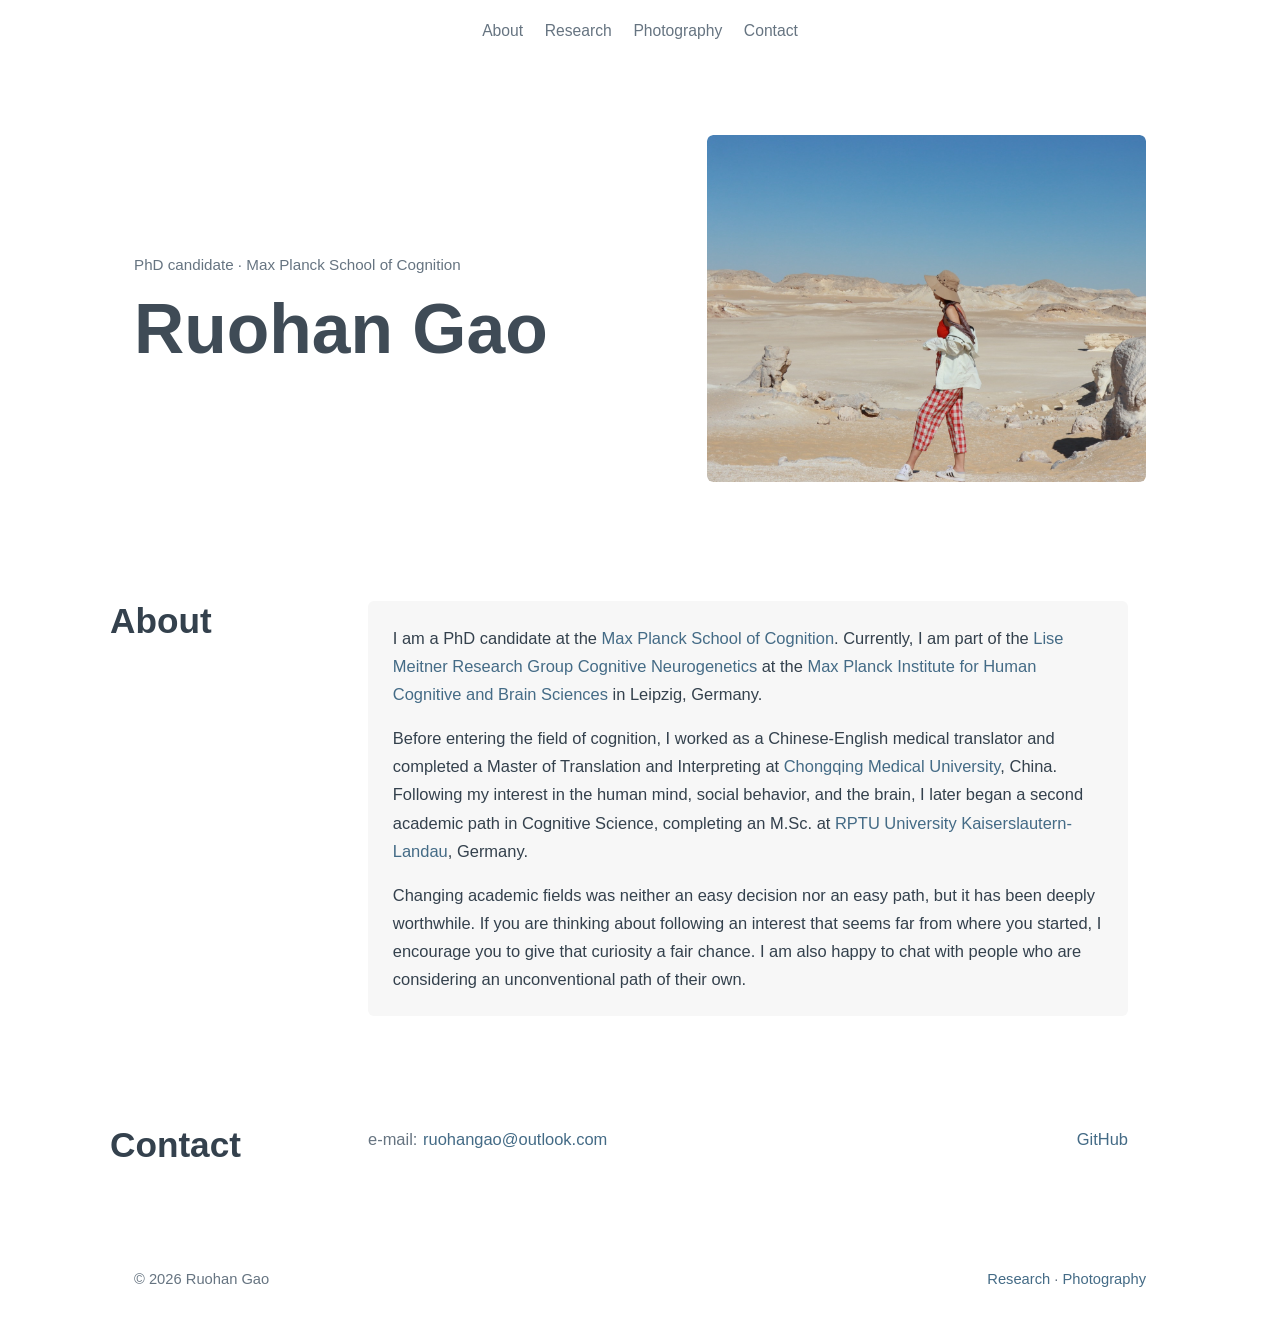
<file: index.html>
<!DOCTYPE html>
<html lang="en">
<head>
  <meta charset="UTF-8">
  <meta name="viewport" content="width=device-width, initial-scale=1.0">
  <meta name="description" content="I am a PhD candidate at the Max Planck School of Cognition and part of the Lise Meitner Research Group Cognitive Neurogenetics in Leipzig, Germany.">
  <title>Ruohan Gao</title>
  <link rel="stylesheet" href="styles.css">
</head>
<body>
  <header class="site-header">
    <nav class="nav" aria-label="Primary navigation">
      <a class="brand" href="#top">Ruohan Gao</a>
      <div class="nav-links">
        <a href="#about">About</a>
        <a href="research.html">Research</a>
        <a href="photography.html">Photography</a>
        <a href="#contact">Contact</a>
      </div>
    </nav>
  </header>

  <section class="hero" id="top">
    <div>
      <p class="eyebrow">PhD candidate · Max Planck School of Cognition</p>
      <h1>Ruohan Gao</h1>
    </div>

    <div class="visual">
      <img src="assets/profile-desert.JPG" alt="Ruohan Gao walking through a desert landscape.">
    </div>
  </section>

  <main>
    <section class="section" id="about">
      <div class="content">
        <h2>About</h2>
        <div class="section-text">
          <p>I am a PhD candidate at the <a href="https://cognition.maxplanckschools.org/en">Max Planck School of Cognition</a>. Currently, I am part of the <a href="https://www.cbs.mpg.de/independent-research-groups/lmrg-cognitive-neurogenetics">Lise Meitner Research Group Cognitive Neurogenetics</a> at the <a href="https://www.cbs.mpg.de/en">Max Planck Institute for Human Cognitive and Brain Sciences</a> in Leipzig, Germany.</p>
          <p>Before entering the field of cognition, I worked as a Chinese-English medical translator and completed a Master of Translation and Interpreting at <a href="https://english.cqmu.edu.cn/">Chongqing Medical University</a>, China. Following my interest in the human mind, social behavior, and the brain, I later began a second academic path in Cognitive Science, completing an M.Sc. at <a href="https://rptu.de/en">RPTU University Kaiserslautern-Landau</a>, Germany.</p>
          <p>Changing academic fields was neither an easy decision nor an easy path, but it has been deeply worthwhile. If you are thinking about following an interest that seems far from where you started, I encourage you to give that curiosity a fair chance. I am also happy to chat with people who are considering an unconventional path of their own.</p>
        </div>
      </div>
    </section>

    <section class="section" id="contact">
      <div class="content">
        <h2>Contact</h2>
        <div class="contact-list" aria-label="Contact links">
          <div class="contact-item">
            <span>e-mail:</span>
            <a href="mailto:ruohangao@outlook.com">ruohangao@outlook.com</a>
          </div>
          <div class="contact-item">
            <a href="https://github.com/ruo-han-gao">GitHub</a>
          </div>
        </div>
      </div>
    </section>
  </main>

  <footer>
    <span>&copy; 2026 Ruohan Gao</span>
    <span><a href="research.html">Research</a> · <a href="photography.html">Photography</a></span>
  </footer>
</body>
</html>
</file>
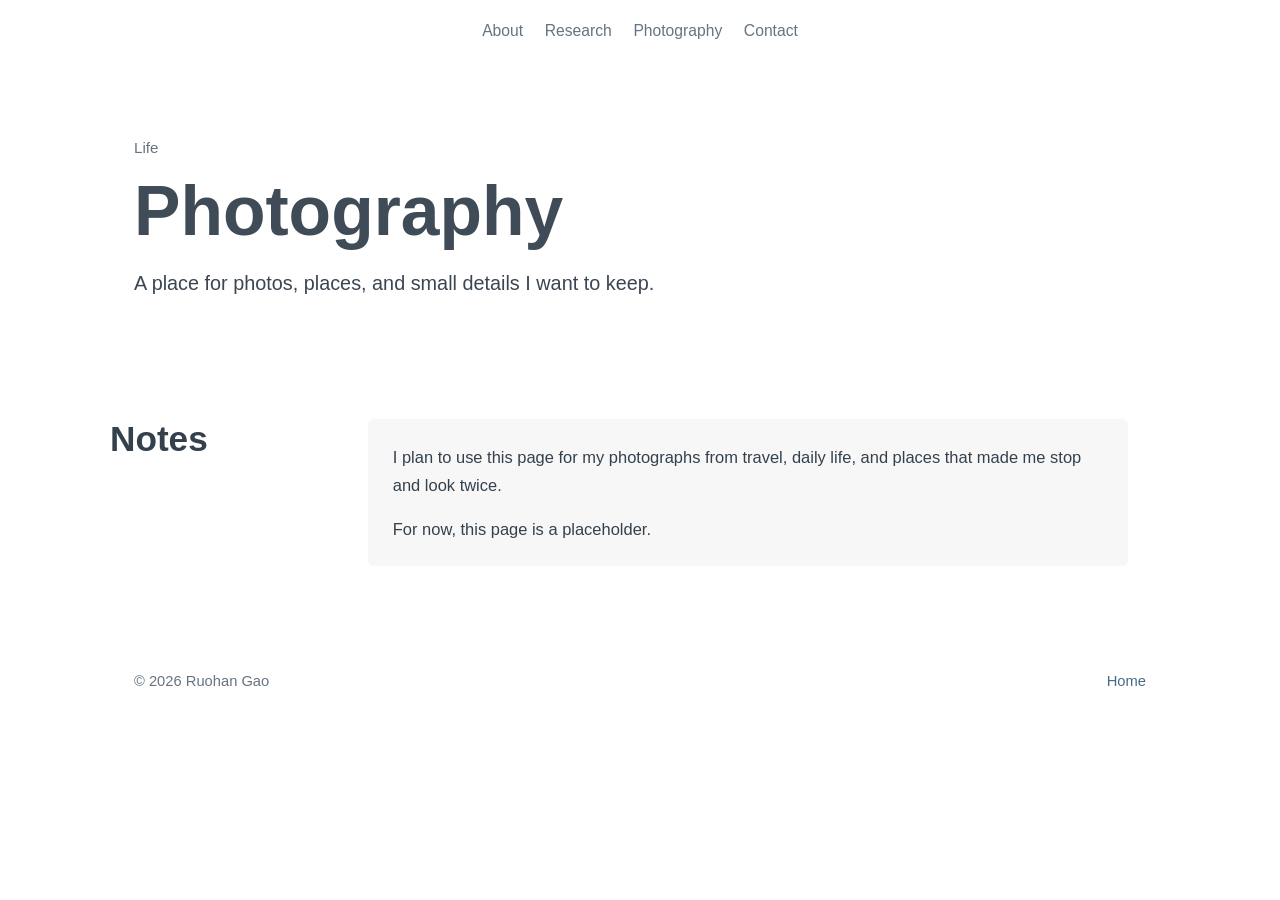
<file: photography.html>
<!DOCTYPE html>
<html lang="en">
<head>
  <meta charset="UTF-8">
  <meta name="viewport" content="width=device-width, initial-scale=1.0">
  <meta name="description" content="Photography by Ruohan Gao.">
  <title>Photography · Ruohan Gao</title>
  <link rel="stylesheet" href="styles.css">
</head>
<body>
  <header class="site-header">
    <nav class="nav" aria-label="Primary navigation">
      <a class="brand" href="index.html">Ruohan Gao</a>
      <div class="nav-links">
        <a href="index.html#about">About</a>
        <a href="research.html">Research</a>
        <a href="photography.html">Photography</a>
        <a href="index.html#contact">Contact</a>
      </div>
    </nav>
  </header>

  <section class="hero" id="top">
    <div>
      <p class="eyebrow">Life</p>
      <h1>Photography</h1>
      <p class="lead">A place for photos, places, and small details I want to keep.</p>
    </div>
  </section>

  <main>
    <section class="section">
      <div class="content">
        <h2>Notes</h2>
        <div class="section-text">
          <p>I plan to use this page for my photographs from travel, daily life, and places that made me stop and look twice.</p>
          <p>For now, this page is a placeholder.</p>
        </div>
      </div>
    </section>
  </main>

  <footer>
    <span>&copy; 2026 Ruohan Gao</span>
    <span><a href="index.html">Home</a></span>
  </footer>
</body>
</html>
</file>
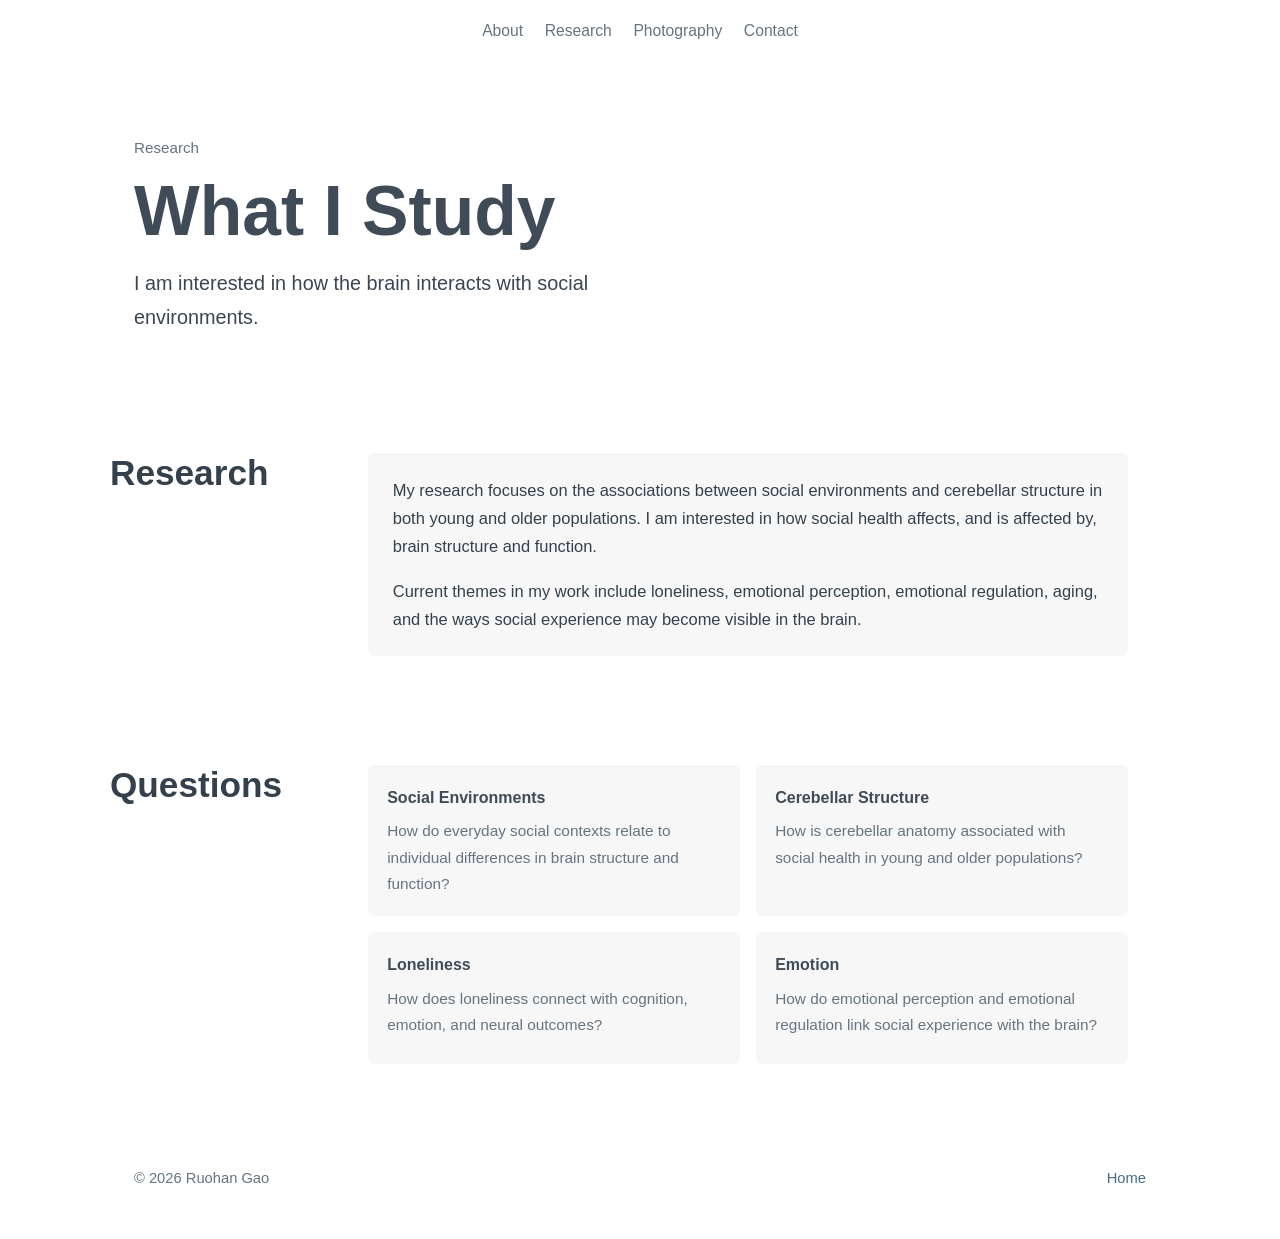
<file: research.html>
<!DOCTYPE html>
<html lang="en">
<head>
  <meta charset="UTF-8">
  <meta name="viewport" content="width=device-width, initial-scale=1.0">
  <meta name="description" content="Research interests of Ruohan Gao: social environments, social health, cerebellar structure, emotion, and aging.">
  <title>Research · Ruohan Gao</title>
  <link rel="stylesheet" href="styles.css">
</head>
<body>
  <header class="site-header">
    <nav class="nav" aria-label="Primary navigation">
      <a class="brand" href="index.html">Ruohan Gao</a>
      <div class="nav-links">
        <a href="index.html#about">About</a>
        <a href="research.html">Research</a>
        <a href="photography.html">Photography</a>
        <a href="index.html#contact">Contact</a>
      </div>
    </nav>
  </header>

  <section class="hero" id="top">
    <div>
      <p class="eyebrow">Research</p>
      <h1>What I Study</h1>
      <p class="lead">I am interested in how the brain interacts with social environments.</p>
    </div>
  </section>

  <main>
    <section class="section">
      <div class="content">
        <h2>Research</h2>
        <div class="section-text">
          <p>My research focuses on the associations between social environments and cerebellar structure in both young and older populations. I am interested in how social health affects, and is affected by, brain structure and function.</p>
          <p>Current themes in my work include loneliness, emotional perception, emotional regulation, aging, and the ways social experience may become visible in the brain.</p>
        </div>
      </div>
    </section>

    <section class="section">
      <div class="content">
        <h2>Questions</h2>
        <div class="interests">
          <article class="interest">
            <h3>Social Environments</h3>
            <p>How do everyday social contexts relate to individual differences in brain structure and function?</p>
          </article>
          <article class="interest">
            <h3>Cerebellar Structure</h3>
            <p>How is cerebellar anatomy associated with social health in young and older populations?</p>
          </article>
          <article class="interest">
            <h3>Loneliness</h3>
            <p>How does loneliness connect with cognition, emotion, and neural outcomes?</p>
          </article>
          <article class="interest">
            <h3>Emotion</h3>
            <p>How do emotional perception and emotional regulation link social experience with the brain?</p>
          </article>
        </div>
      </div>
    </section>
  </main>

  <footer>
    <span>&copy; 2026 Ruohan Gao</span>
    <span><a href="index.html">Home</a></span>
  </footer>
</body>
</html>
</file>
<file: styles.css>
:root {
  --ink: #1f2933;
  --muted: #667481;
  --paper: #ffffff;
  --panel: #f7f7f7;
  --accent: #5f86a0;
  --accent-dark: #446b86;
  --line: #e7edf1;
  --shadow: 0 14px 34px rgba(31, 41, 51, 0.08);
}

* {
  box-sizing: border-box;
}

html {
  scroll-behavior: smooth;
}

body {
  margin: 0;
  font-family: Avenir, "Avenir Next", "Helvetica Neue", Helvetica, Arial, sans-serif;
  color: #34414d;
  background: var(--paper);
  line-height: 1.7;
}

a,
a:visited,
a:active {
  color: var(--accent-dark);
  text-decoration: none;
  transition: color 0.18s ease;
}

a:hover {
  color: var(--accent);
  text-decoration: none;
}

.site-header {
  background: rgba(255, 255, 255, 0.94);
  backdrop-filter: blur(12px);
  position: sticky;
  top: 0;
  z-index: 10;
}

.nav {
  max-width: 1060px;
  margin: 0 auto;
  padding: 1.1rem 1.5rem 0.9rem;
  display: flex;
  justify-content: center;
  align-items: center;
}

.brand {
  display: none;
}

.nav-links {
  display: flex;
  gap: 1.35rem;
  flex-wrap: wrap;
  justify-content: center;
  font-size: 0.98rem;
}

.nav-links a,
.nav-links a:visited,
.nav-links a:active {
  color: var(--muted);
  text-decoration: none;
}

.nav-links a:hover {
  color: var(--accent-dark);
}

.hero {
  max-width: 1060px;
  margin: 0 auto;
  padding: 4.75rem 1.5rem 4rem;
  display: grid;
  grid-template-columns: minmax(0, 0.95fr) minmax(320px, 0.8fr);
  gap: 3.25rem;
  align-items: center;
}

.eyebrow {
  margin: 0 0 1rem;
  color: var(--muted);
  font-weight: 500;
  font-size: 0.95rem;
}

h1,
h2,
h3 {
  font-family: Avenir, "Avenir Next", "Helvetica Neue", Helvetica, Arial, sans-serif;
  letter-spacing: 0;
}

h1 {
  margin: 0;
  font-size: clamp(2.75rem, 6vw, 4.35rem);
  line-height: 1.03;
  font-weight: 600;
  color: #3f4b56;
}

.lead {
  margin: 1.2rem 0 0;
  max-width: 680px;
  font-size: clamp(1.08rem, 1.8vw, 1.24rem);
  color: #3b4652;
}

.visual {
  border-radius: 6px;
  min-height: 0;
  overflow: hidden;
  background: transparent;
}

.visual img {
  width: 100%;
  height: auto;
  display: block;
  border-radius: 6px;
  box-shadow: var(--shadow);
}

main {
  padding-bottom: 1rem;
}

.section {
  padding: 3.4rem 1.5rem;
}

.content {
  max-width: 1060px;
  margin: 0 auto;
  display: grid;
  grid-template-columns: 210px minmax(0, 760px);
  gap: 3rem;
  align-items: start;
}

h2 {
  margin: 0;
  font-size: clamp(1.55rem, 3vw, 2.2rem);
  line-height: 1.12;
  font-weight: 650;
}

.section-text {
  max-width: 760px;
  font-size: 1.03rem;
  color: #34414d;
  background: var(--panel);
  border-radius: 6px;
  padding: 1.45rem 1.55rem;
}

.section-text p:first-child {
  margin-top: 0;
}

.section-text p:last-child {
  margin-bottom: 0;
}

.interests {
  display: grid;
  grid-template-columns: repeat(2, minmax(0, 1fr));
  gap: 1rem;
  max-width: 760px;
}

.interest {
  border-radius: 6px;
  background: var(--panel);
  padding: 1.2rem;
  min-height: 132px;
}

.interest h3 {
  margin: 0 0 0.45rem;
  font-size: 1rem;
  color: #3f4b56;
  font-weight: 650;
}

.interest p {
  margin: 0;
  color: var(--muted);
  font-size: 0.96rem;
}

.contact-list {
  max-width: 760px;
  display: flex;
  justify-content: space-between;
  gap: 1.5rem;
  align-items: baseline;
  font-size: 1.03rem;
  color: #34414d;
}

.contact-item {
  display: flex;
  gap: 0.35rem;
  align-items: baseline;
}

.contact-item span {
  color: var(--muted);
}

.contact-item a {
  font-weight: 400;
  overflow-wrap: anywhere;
}

footer {
  max-width: 1060px;
  margin: 0 auto;
  padding: 2rem 1.5rem 3rem;
  color: var(--muted);
  font-size: 0.92rem;
  display: flex;
  justify-content: space-between;
  gap: 1rem;
  flex-wrap: wrap;
}

@media (max-width: 820px) {
  .nav {
    justify-content: flex-start;
  }

  .nav-links {
    justify-content: flex-start;
  }

  .hero,
  .content {
    grid-template-columns: 1fr;
  }

  .hero {
    padding-top: 3.5rem;
  }

  .visual {
    max-width: 620px;
  }

  .content {
    gap: 1.35rem;
  }

  .interests {
    grid-template-columns: 1fr;
  }
}

@media (max-width: 520px) {
  .section,
  .hero,
  .nav,
  footer {
    padding-left: 1rem;
    padding-right: 1rem;
  }

  .contact-item {
    align-items: flex-start;
    flex-direction: column;
  }

  .contact-item a {
    text-align: left;
  }
}
</file>
